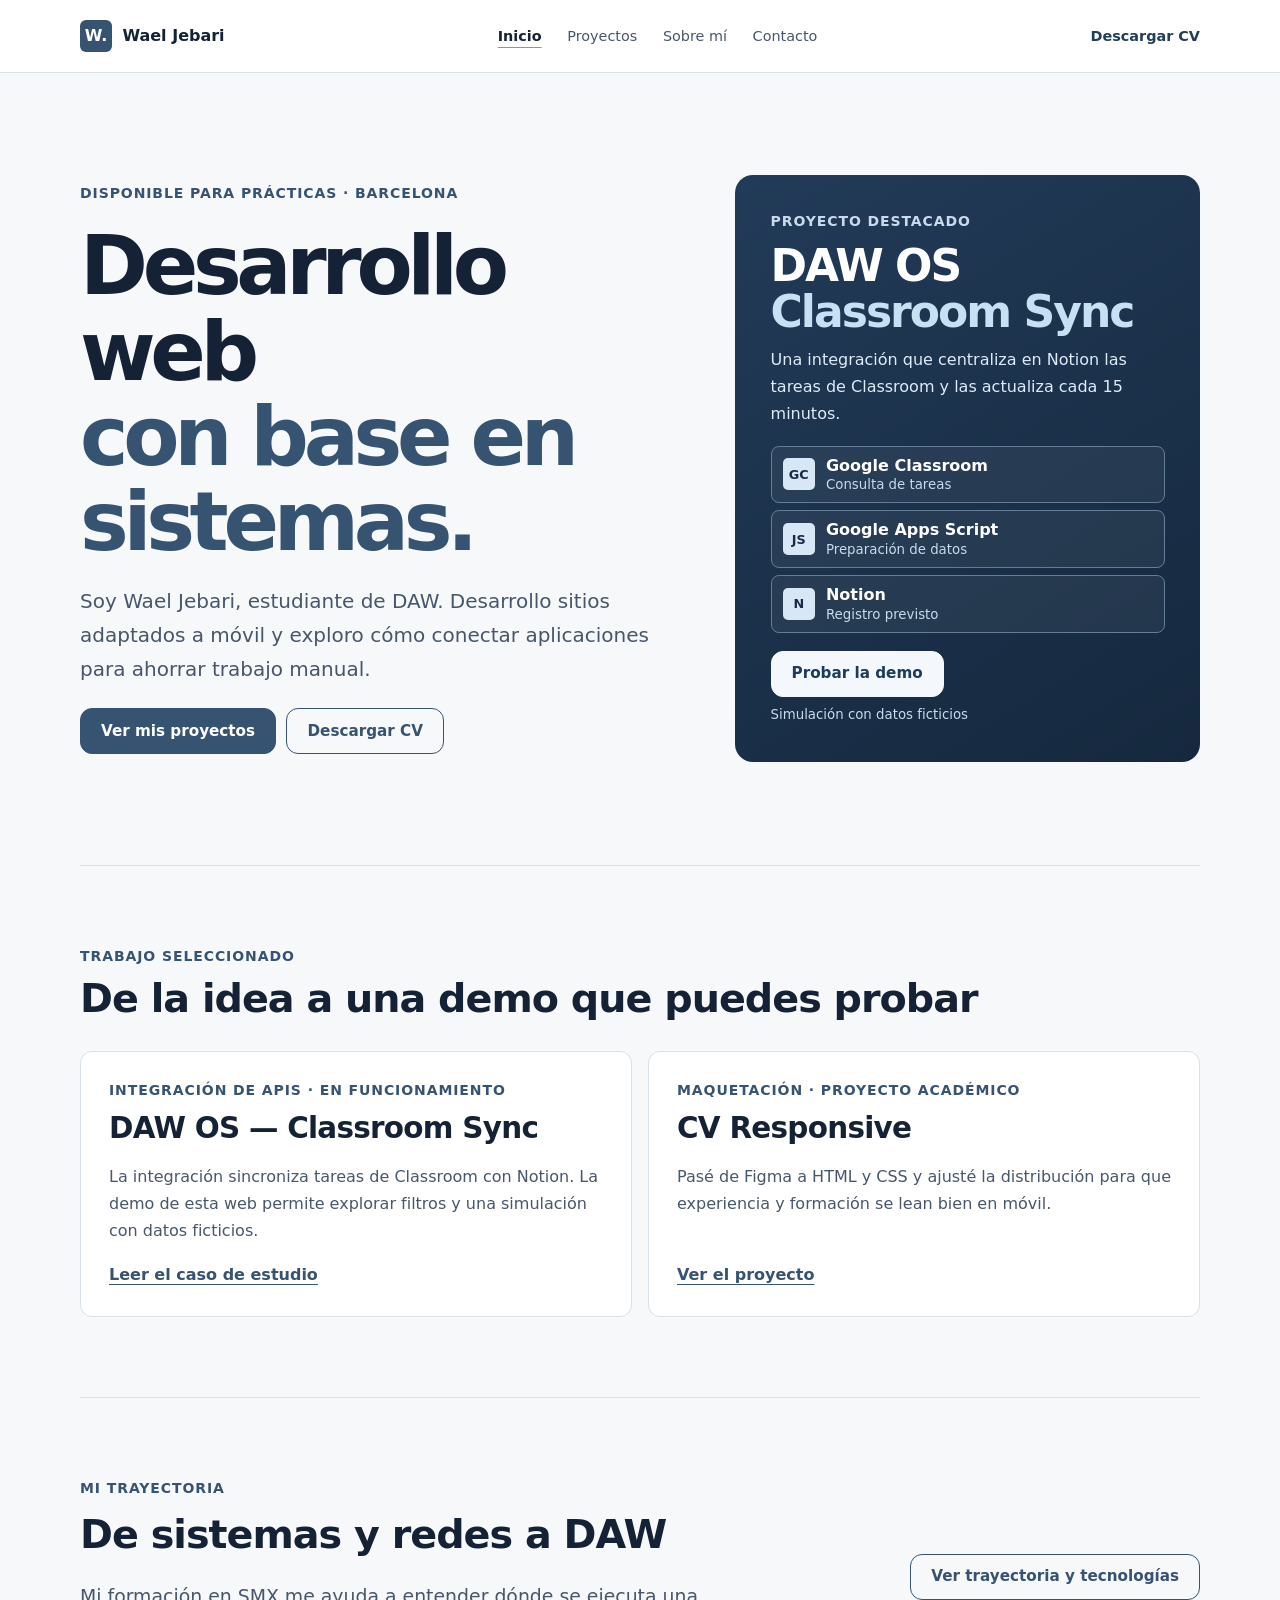
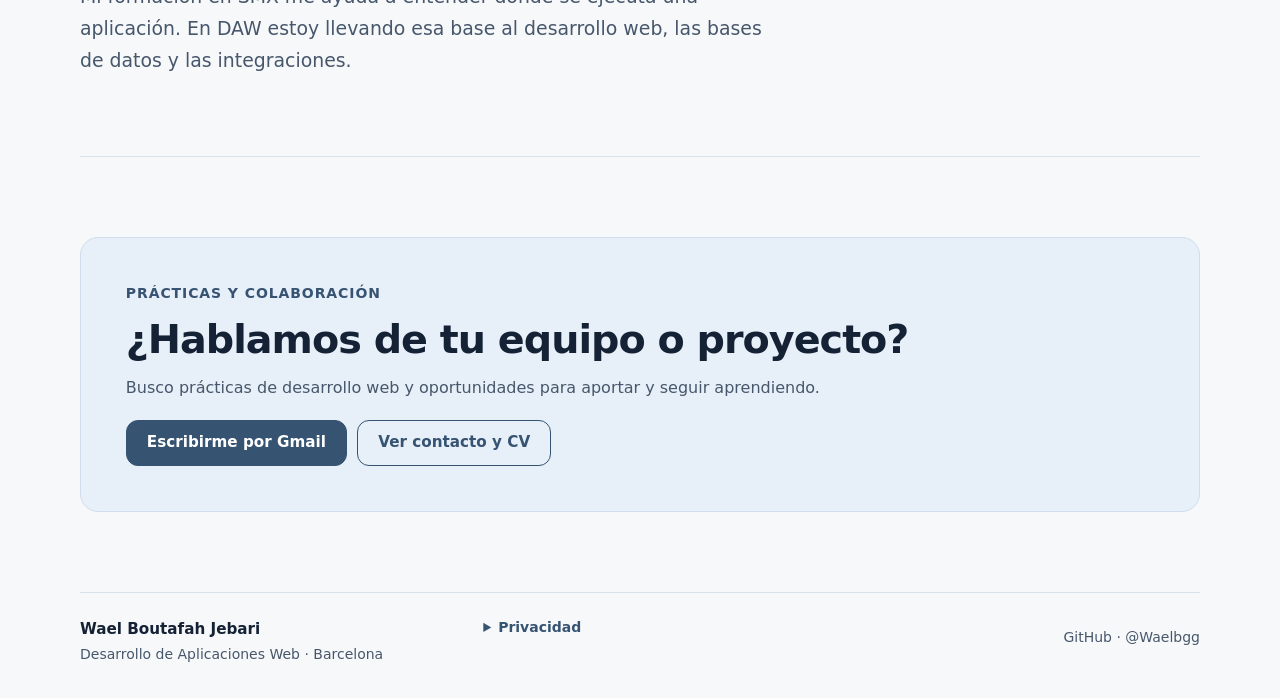
<file: index.html>
<!doctype html>
<html lang="es">
<head>
  <meta charset="utf-8">
  <meta name="viewport" content="width=device-width, initial-scale=1">
  <meta name="description" content="Portafolio de Wael Boutafah Jebari, estudiante de Desarrollo de Aplicaciones Web (DAW) en Barcelona. Proyectos web, integración de APIs y prácticas.">
  <meta name="theme-color" content="#f7f8fa">
  <title>Portafolio de desarrollo web · Wael Boutafah Jebari</title>
  <link rel="canonical" href="https://www.waeljebari.dev/">
  <link rel="stylesheet" href="./style.css">
  <link rel="stylesheet" href="./portfolio-pages.css">
</head>
<body>
  <a class="skip" href="#contenido">Saltar al contenido</a>
  <header class="top">
    <div class="wrap bar">
      <a class="brand" href="./"><span class="mark" aria-hidden="true">W.</span> Wael Jebari</a>
      <nav aria-label="Navegación principal"><a href="./" aria-current="page">Inicio</a><a href="./proyectos/">Proyectos</a><a href="./sobre-mi/">Sobre mí</a><a href="./contacto/">Contacto</a></nav>
      <a class="header-cv" href="./cv-wael-jebari.pdf?v=2" download>Descargar CV</a>
    </div>
  </header>
  <main id="contenido">

  <section class="wrap landing" id="inicio" aria-labelledby="titulo">
    <div class="landing-copy">
      <p class="eyebrow availability">Disponible para prácticas · Barcelona</p>
      <h1 id="titulo">Desarrollo web<br><em>con base en sistemas.</em></h1>
      <p class="intro">Soy Wael Jebari, estudiante de DAW. Desarrollo sitios adaptados a móvil y exploro cómo conectar aplicaciones para ahorrar trabajo manual.</p>
      <div class="actions">
        <a class="button primary" href="./proyectos/">Ver mis proyectos</a>
        <a class="button secondary" href="./cv-wael-jebari.pdf?v=2" download>Descargar CV</a>
      </div>
    </div>
    <article class="spotlight" aria-labelledby="spotlight-title">
      <p class="eyebrow">Proyecto destacado</p>
      <h2 id="spotlight-title">DAW OS<br><span>Classroom Sync</span></h2>
      <p>Una integración que centraliza en Notion las tareas de Classroom y las actualiza cada 15 minutos.</p>
      <ol class="spotlight-flow" aria-label="Arquitectura prevista">
        <li><span aria-hidden="true">GC</span><div><strong>Google Classroom</strong><small>Consulta de tareas</small></div></li>
        <li><span aria-hidden="true">JS</span><div><strong>Google Apps Script</strong><small>Preparación de datos</small></div></li>
        <li><span aria-hidden="true">N</span><div><strong>Notion</strong><small>Registro previsto</small></div></li>
      </ol>
      <a class="button spotlight-button" href="./daw-os/#daw-demo">Probar la demo</a>
      <small class="spotlight-note">Simulación con datos ficticios</small>
    </article>
  </section>

  <section class="section wrap" id="proyectos" aria-labelledby="trabajo-titulo">
    <div class="section-head"><p class="eyebrow">Trabajo seleccionado</p><h2 id="trabajo-titulo">De la idea a una demo que puedes probar</h2></div>
    <div class="listing">
      <article class="panel story-card" id="daw-os">
        <p class="eyebrow">Integración de APIs · En funcionamiento</p>
        <h3>DAW OS — Classroom Sync</h3>
        <p>La integración sincroniza tareas de Classroom con Notion. La demo de esta web permite explorar filtros y una simulación con datos ficticios.</p>
        <a class="text-link" href="./daw-os/">Leer el caso de estudio</a>
      </article>
      <article class="panel story-card" id="cv-responsive">
        <p class="eyebrow">Maquetación · Proyecto académico</p>
        <h3>CV Responsive</h3>
        <p>Pasé de Figma a HTML y CSS y ajusté la distribución para que experiencia y formación se lean bien en móvil.</p>
        <a class="text-link" href="./proyectos/#cv-responsive">Ver el proyecto</a>
      </article>
    </div>
  </section>

  <section class="section wrap route-section" id="perfil" aria-labelledby="perfil-titulo">
    <div>
      <p class="eyebrow">Mi trayectoria</p>
      <h2 id="perfil-titulo">De sistemas y redes a DAW</h2>
      <p class="intro">Mi formación en SMX me ayuda a entender dónde se ejecuta una aplicación. En DAW estoy llevando esa base al desarrollo web, las bases de datos y las integraciones.</p>
    </div>
    <a class="button secondary" href="./sobre-mi/">Ver trayectoria y tecnologías</a>
  </section>

  <section class="section wrap" id="colaborar" aria-labelledby="colaborar-titulo">
    <div class="contact-callout">
      <div><p class="eyebrow">Prácticas y colaboración</p><h2 id="colaborar-titulo">¿Hablamos de tu equipo o proyecto?</h2><p>Busco prácticas de desarrollo web y oportunidades para aportar y seguir aprendiendo.</p></div>
      <div class="actions">
        <a class="button primary" href="https://mail.google.com/mail/?view=cm&amp;fs=1&amp;to=waelboutafah2007%40gmail.com" target="_blank" rel="noopener noreferrer">Escribirme por Gmail</a>
        <a class="button secondary" href="./contacto/">Ver contacto y CV</a>
      </div>
    </div>
  </section>

  </main>
  <footer class="wrap foot">
    <div><strong>Wael Boutafah Jebari</strong><p>Desarrollo de Aplicaciones Web · Barcelona</p></div>
    <details class="privacy"><summary>Privacidad</summary><p>La demo DAW OS utiliza datos ficticios. La foto de perfil se carga desde GitHub. Los enlaces externos tienen sus propias políticas de privacidad.</p></details>
    <a href="https://github.com/Waelbgg" target="_blank" rel="noopener noreferrer">GitHub · @Waelbgg</a>
  </footer>
  <script src="./portfolio.js" defer></script>
<script src="./enlaces-inicio.js" defer></script>
</body>
</html>
</file>
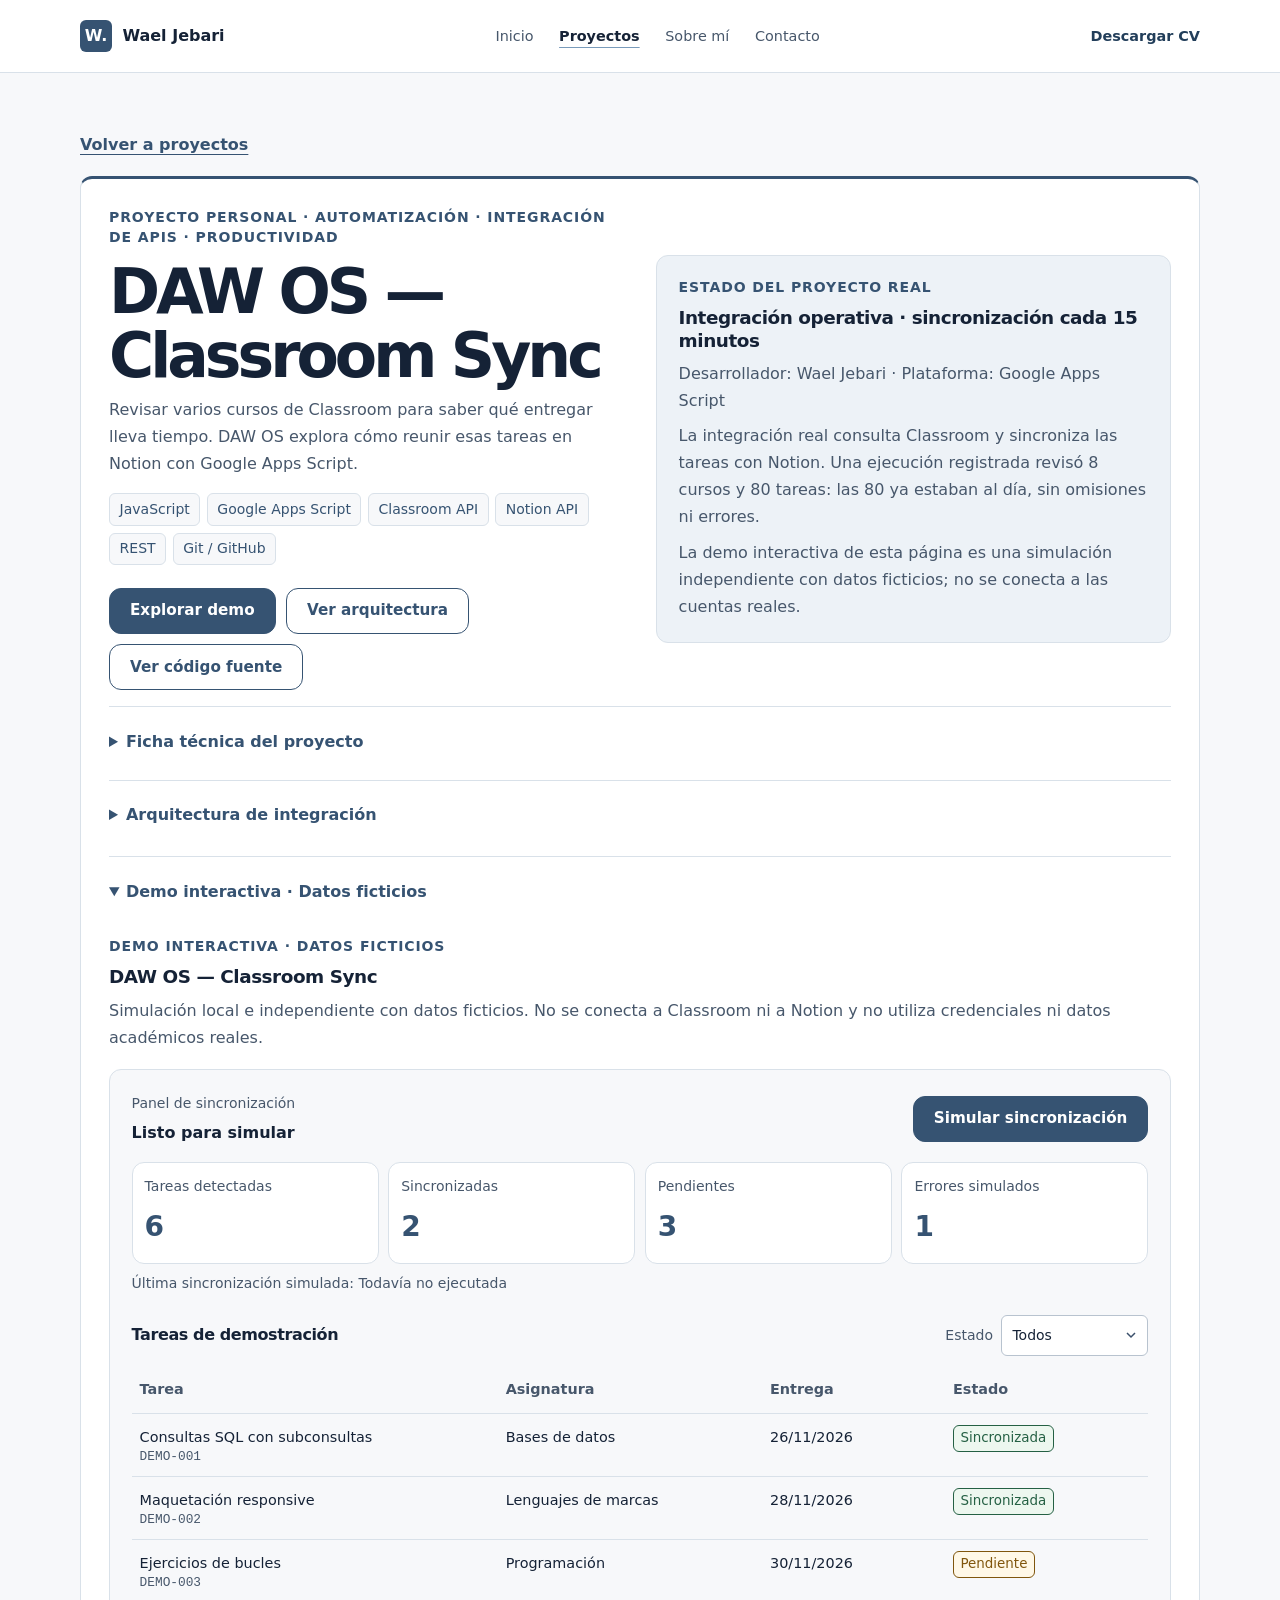
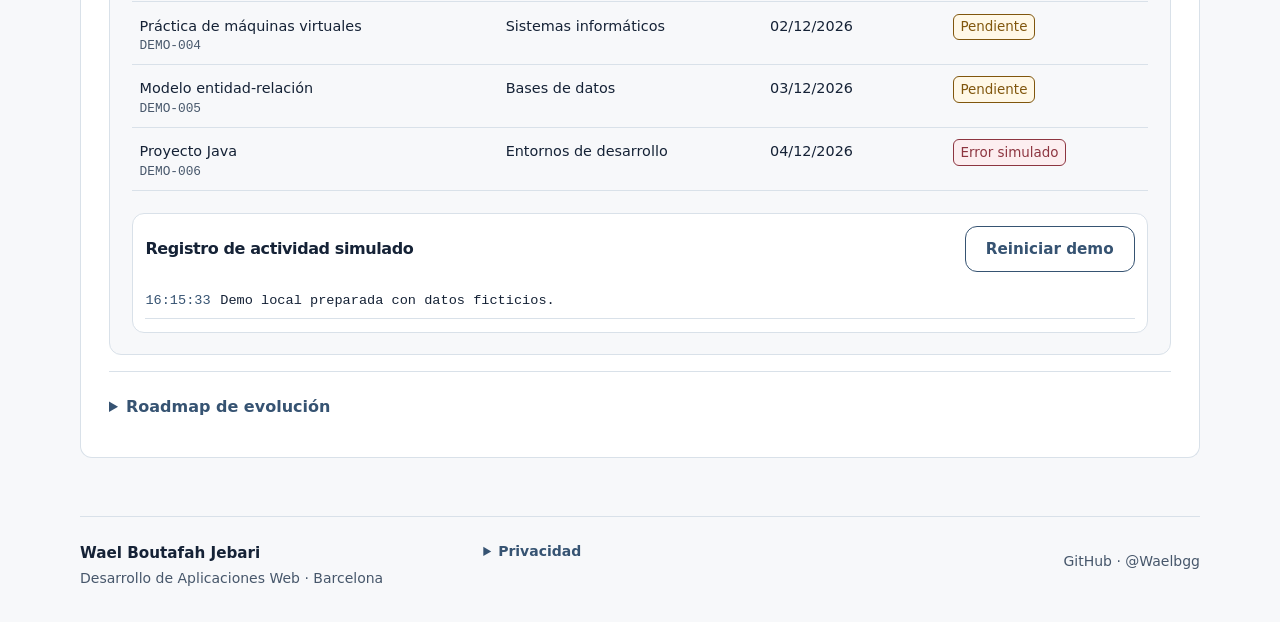
<file: daw-os/index.html>
<!doctype html>
<html lang="es">
<head>
  <meta charset="utf-8">
  <meta name="viewport" content="width=device-width, initial-scale=1">
  <meta name="description" content="Caso de estudio de DAW OS con arquitectura, ficha técnica y demo local con datos ficticios.">
  <meta name="theme-color" content="#f7f8fa">
  <title>DAW OS — Classroom Sync · Wael Boutafah Jebari</title>
  <link rel="canonical" href="https://waelbgg.github.io/daw-os">
  <link rel="stylesheet" href="../style.css">
  <link rel="stylesheet" href="../portfolio-pages.css">
</head>
<body>
  <a class="skip" href="#contenido">Saltar al contenido</a>
  <header class="top">
    <div class="wrap bar">
      <a class="brand" href="../"><span class="mark" aria-hidden="true">W.</span> Wael Jebari</a>
      <nav aria-label="Navegación principal"><a href="../">Inicio</a><a href="../proyectos/" aria-current="page">Proyectos</a><a href="../sobre-mi/">Sobre mí</a><a href="../contacto/">Contacto</a></nav>
      <a class="header-cv" href="../cv-wael-jebari.pdf?v=2" download>Descargar CV</a>
    </div>
  </header>
  <main id="contenido">
<div class="wrap case-layout"><a class="text-link back-link" href="../proyectos/">Volver a proyectos</a><article class="panel project-card daw" id="daw-os" aria-labelledby="daw-title">
  <div class="project-overview">
    <div>
      <p class="eyebrow">Proyecto personal · Automatización · Integración de APIs · Productividad</p>
      <h1 id="daw-title">DAW OS — Classroom Sync</h1>
      <p>Revisar varios cursos de Classroom para saber qué entregar lleva tiempo. DAW OS explora cómo reunir esas tareas en Notion con Google Apps Script.</p>
      <ul class="tags" aria-label="Tecnologías"><li>JavaScript</li><li>Google Apps Script</li><li>Classroom API</li><li>Notion API</li><li>REST</li><li>Git / GitHub</li></ul>
      <div class="actions"><a class="button primary" href="#daw-demo">Explorar demo</a><a class="button secondary" href="#daw-architecture">Ver arquitectura</a><a class="button secondary" href="https://github.com/Waelbgg/daw-os-classroom-sync" target="_blank" rel="noopener noreferrer">Ver código fuente</a></div>
    </div>
    <div class="daw-status">
      <p class="eyebrow">Estado del proyecto real</p>
      <h3>Integración operativa · sincronización cada 15 minutos</h3>
      <p>Desarrollador: Wael Jebari · Plataforma: Google Apps Script</p>
      <p>La integración real consulta Classroom y sincroniza las tareas con Notion. Una ejecución registrada revisó 8 cursos y 80 tareas: las 80 ya estaban al día, sin omisiones ni errores.</p>
      <p>La demo interactiva de esta página es una simulación independiente con datos ficticios; no se conecta a las cuentas reales.</p>
    </div>
  </div>
  <details class="project-details">
    <summary>Ficha técnica del proyecto</summary>
    <div class="project-notes">
      <section><h3>Problema</h3><p>Al bloquearse el calendario académico, revisar Classroom curso por curso se convirtió en una tarea manual y desordenada. Era fácil pasar por alto una entrega.</p></section>
      <section><h3>Solución implantada</h3><p>Google Apps Script consulta los cursos y tareas de Classroom y los sincroniza con «Tareas y entregas» en Notion. La vista centralizada permite revisar el conjunto desde el móvil y se actualiza cada 15 minutos.</p></section>
      <section><h3>Consulta y diagnóstico trabajados</h3><p><code>comprobarClassroom()</code> y <code>listarTareas()</code>: comprobar acceso, consultar cursos y recuperar títulos, fechas e identificadores.</p><p><code>probarNotion()</code>, <code>diagnosticoNotion()</code>, <code>comprobarPropiedades()</code>, <code>pruebaGuardado()</code> y <code>guardarTokenNotion()</code>: configuración, conexión, diagnóstico y pruebas de almacenamiento.</p></section>
      <section><h3>Sincronización y automatización</h3><p><code>sincronizarClassroomConNotion()</code> consulta los cursos, revisa las tareas y contrasta sus datos con Notion. Los IDs de Classroom permiten reconocer registros existentes y prevenir duplicados. <code>instalarTriggerSincronizacion()</code> configura el ciclo periódico de 15 minutos.</p></section>
      <section><h3>APIs, configuración y datos</h3><p>Classroom API proporciona cursos, tareas y estados de entrega visibles para la cuenta. Notion API REST permite consultar y mantener los registros. PropertiesService guarda el token fuera del código y UrlFetchApp realiza las peticiones HTTP.</p></section>
      <section><h3>Estado y límites de la validación</h3><p>Una ejecución real completó la revisión de 8 cursos y 80 tareas: 0 creadas, 0 actualizadas, 80 sin cambios y 0 omitidas. Esto valida consulta, comparación y detección de tareas ya sincronizadas en ese conjunto. Al no haber cambios detectados, ese ciclo no ejercitó creación ni actualización.</p></section>
      <section><h3>Decisiones técnicas</h3><p>Integración desacoplada, IDs externos, prevención de duplicados y actualización en lugar de creación repetida. Configuración sensible fuera de la lógica principal y funciones de diagnóstico para permisos, configuración y comunicación.</p></section>
      <section><h3>Aprendizajes y valor profesional</h3><p>JavaScript aplicado a sistemas, automatización, consumo de APIs REST, autenticación por tokens, comunicación HTTP, gestión de errores, procesamiento de datos, bases de datos, arquitectura, documentación y Git. Experiencia práctica abordando una necesidad real mediante integración de plataformas.</p></section>
    </div>
  </details>
  <details class="project-details daw-expand" id="architecture-details"><summary>Arquitectura de integración</summary>
  <section class="daw-section" id="daw-architecture" aria-labelledby="daw-arch-title">
    <p class="eyebrow">Arquitectura de integración · En funcionamiento</p>
    <h4 id="daw-arch-title">Flujo de datos</h3>
    <ol class="daw-flow">
      <li><span class="daw-icon">GC</span><strong>Google Classroom</strong><small>Cursos, tareas, fechas e IDs</small></li>
      <li><span class="daw-icon">JS</span><strong>Google Apps Script</strong><small>Consulta, comparación y control de duplicados</small></li>
      <li><span class="daw-icon">API</span><strong>Notion API</strong><small>REST · consulta y sincronización</small></li>
      <li><span class="daw-icon">DB</span><strong>Tareas y entregas</strong><small>Base de datos de Notion</small></li>
    </ol>
    <p>El activador ejecuta la sincronización cada 15 minutos. La arquitectura puede ampliarse a otros servicios en el futuro; actualmente conecta Classroom con Notion.</p>
  </section></details>
  <details class="project-details daw-expand" id="demo-details" open><summary>Demo interactiva · Datos ficticios</summary>
  <section class="daw-section" id="daw-demo" aria-labelledby="daw-demo-title">
    <p class="eyebrow">Demo interactiva · Datos ficticios</p>
    <h4 id="daw-demo-title">DAW OS — Classroom Sync</h3>
    <p>Simulación local e independiente con datos ficticios. No se conecta a Classroom ni a Notion y no utiliza credenciales ni datos académicos reales.</p>
    <div class="daw-dashboard">
      <div class="daw-toolbar"><div><span class="daw-label">Panel de sincronización</span><strong id="daw-process" role="status">Listo para simular</strong></div><button class="button primary" id="daw-sync" type="button">Simular sincronización</button></div>
      <div class="daw-stats">
        <div><span>Tareas detectadas</span><strong id="daw-total">6</strong></div>
        <div><span>Sincronizadas</span><strong id="daw-synced">2</strong></div>
        <div><span>Pendientes</span><strong id="daw-pending">3</strong></div>
        <div><span>Errores simulados</span><strong id="daw-errors">1</strong></div>
      </div>
      <p class="daw-last">Última sincronización simulada: <span id="daw-last">Todavía no ejecutada</span></p>
      <div class="daw-toolbar daw-filter"><h5>Tareas de demostración</h5><label for="daw-filter">Estado <select id="daw-filter"><option value="all">Todos</option><option value="synced">Sincronizadas</option><option value="pending">Pendientes</option><option value="error">Error simulado</option></select></label></div>
      <div class="daw-table-wrap"><table class="daw-table"><thead><tr><th scope="col">Tarea</th><th scope="col">Asignatura</th><th scope="col">Entrega</th><th scope="col">Estado</th></tr></thead><tbody id="daw-tasks"></tbody></table></div>
      <div class="daw-activity"><div class="daw-toolbar"><h5>Registro de actividad simulado</h5><button type="button" class="button secondary" id="daw-reset">Reiniciar demo</button></div><ol id="daw-log" aria-live="polite" aria-relevant="additions"></ol></div>
      <noscript><p>La demostración requiere JavaScript para funcionar.</p></noscript>
    </div>
  </section></details>
  <details class="project-details">
    <summary>Roadmap de evolución</summary>
    <ol class="timeline daw-roadmap">
      <li><span>Fase 1 · Consolidación</span><p>Revisar código, permisos y scopes; validar Classroom, autenticación con Notion y estructura de base de datos.</p></li>
      <li><span>Fase 2 · Sincronización funcional</span><p>Implementar y validar creación y actualización de registros, prevención de duplicados y gestión de errores de API.</p></li>
      <li><span>Fase 3 · Automatización</span><p>Instalar triggers, definir frecuencia, mejorar logs y diagnósticos y controlar fallos.</p></li>
      <li><span>Fase 4 · Gestión avanzada</span><p>StudentSubmissions y estados de entrega; gestionar cambios, tareas eliminadas o despublicadas y preservar propiedades editadas manualmente cuando corresponda.</p></li>
      <li><span>Fase 5 · Evolución</span><p>Mejorar arquitectura, incorporar integraciones, crear interfaz de gestión y explorar una aplicación web más independiente de Apps Script.</p></li>
    </ol>
  </details>
</article></div>
  </main>
  <footer class="wrap foot">
    <div><strong>Wael Boutafah Jebari</strong><p>Desarrollo de Aplicaciones Web · Barcelona</p></div>
    <details class="privacy"><summary>Privacidad</summary><p>La demo DAW OS utiliza datos ficticios. La foto de perfil se carga desde GitHub. Los enlaces externos tienen sus propias políticas de privacidad.</p></details>
    <a href="https://github.com/Waelbgg" target="_blank" rel="noopener noreferrer">GitHub · @Waelbgg</a>
  </footer>
  <script src="../daw-demo.js" defer></script>
<script src="../portfolio.js" defer></script>
</body>
</html>
</file>
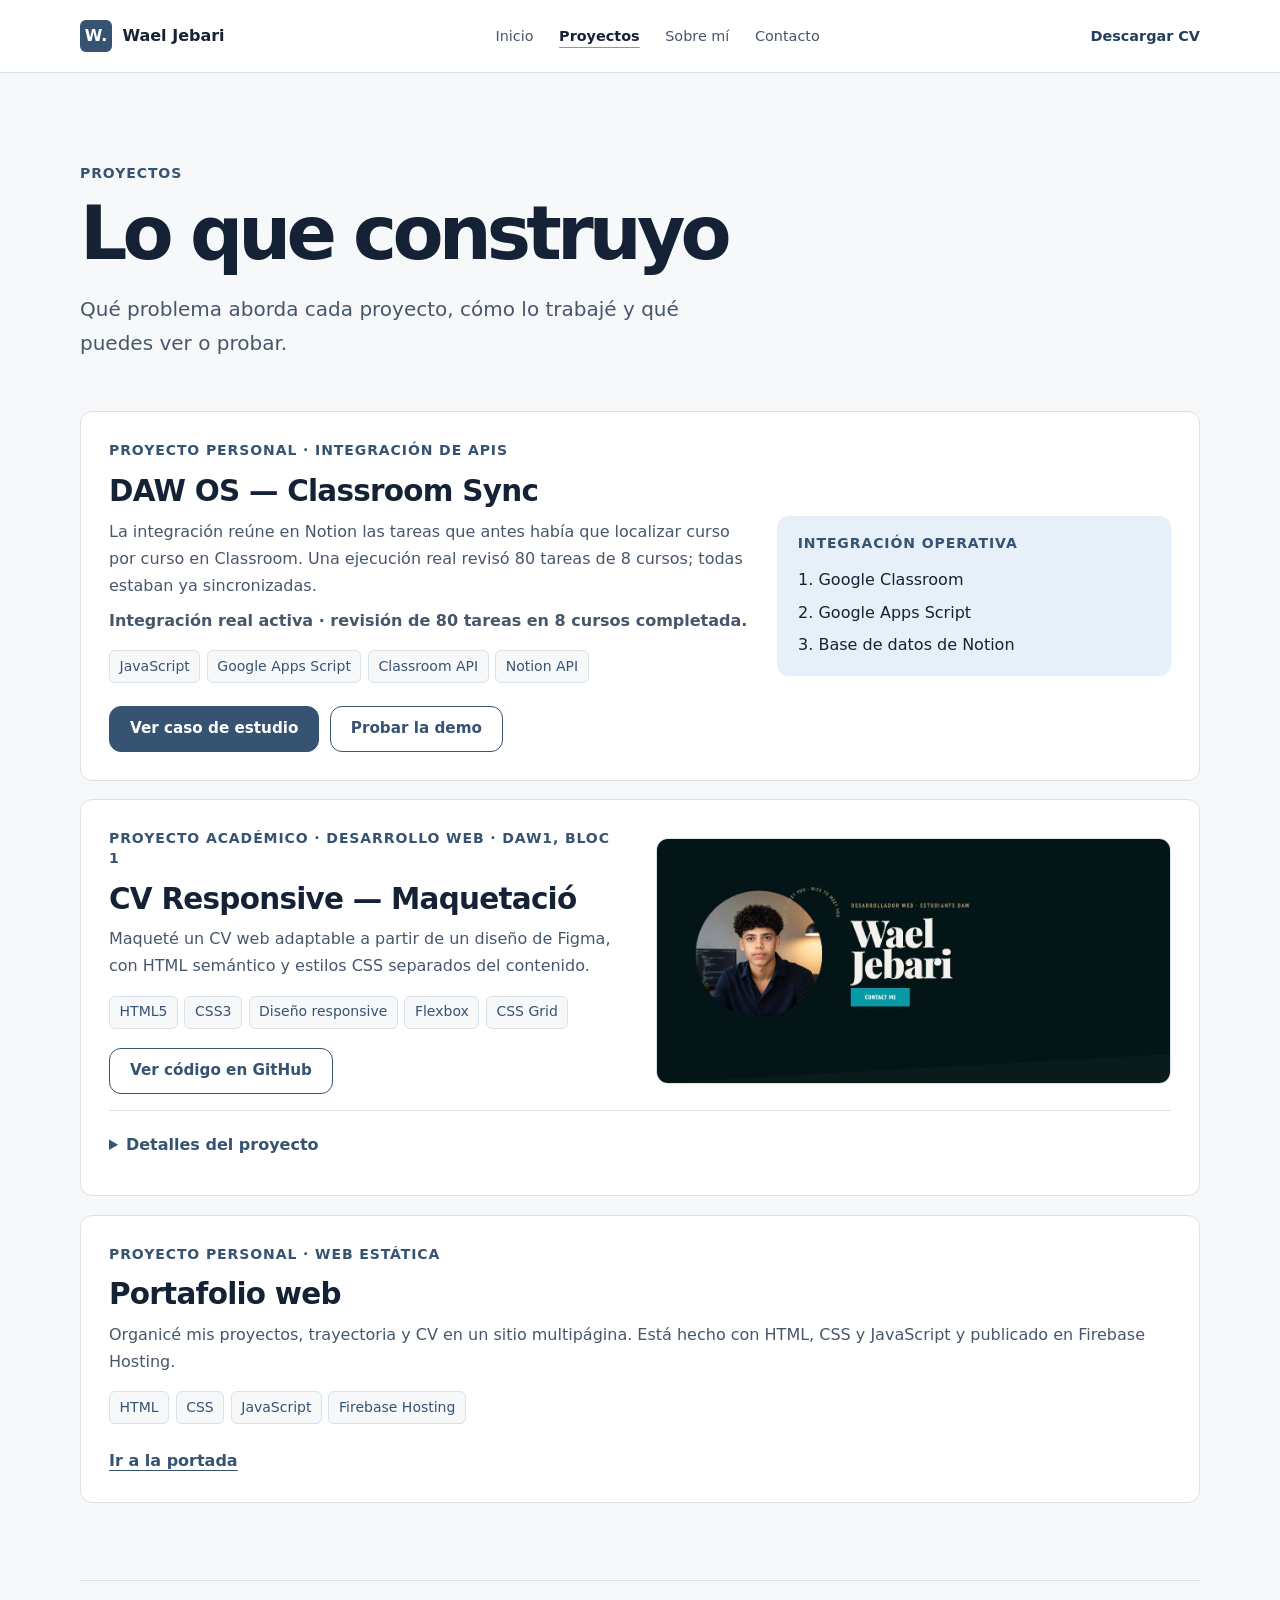
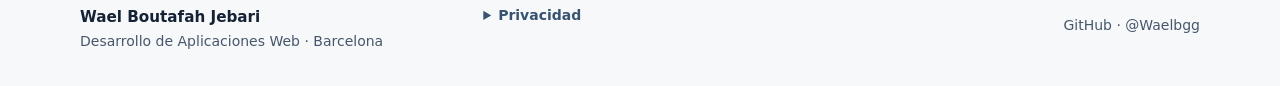
<file: proyectos/index.html>
<!doctype html>
<html lang="es">
<head>
  <meta charset="utf-8">
  <meta name="viewport" content="width=device-width, initial-scale=1">
  <meta name="description" content="Proyectos de Wael Jebari en desarrollo web, maquetación e integración de APIs.">
  <meta name="theme-color" content="#f7f8fa">
  <title>Proyectos · Wael Boutafah Jebari</title>
  <link rel="canonical" href="https://waelbgg.github.io/proyectos">
  <link rel="stylesheet" href="../style.css">
  <link rel="stylesheet" href="../portfolio-pages.css">
</head>
<body>
  <a class="skip" href="#contenido">Saltar al contenido</a>
  <header class="top">
    <div class="wrap bar">
      <a class="brand" href="../"><span class="mark" aria-hidden="true">W.</span> Wael Jebari</a>
      <nav aria-label="Navegación principal"><a href="../">Inicio</a><a href="../proyectos/" aria-current="page">Proyectos</a><a href="../sobre-mi/">Sobre mí</a><a href="../contacto/">Contacto</a></nav>
      <a class="header-cv" href="../cv-wael-jebari.pdf?v=2" download>Descargar CV</a>
    </div>
  </header>
  <main id="contenido">

  <header class="wrap inner-intro">
    <p class="eyebrow">Proyectos</p>
    <h1>Lo que construyo</h1>
    <p class="intro">Qué problema aborda cada proyecto, cómo lo trabajé y qué puedes ver o probar.</p>
  </header>
  <div class="wrap project-list">
    <article class="panel project-card project-feature" aria-labelledby="case-feature-title">
      <div>
        <p class="eyebrow">Proyecto personal · Integración de APIs</p>
        <h2 id="case-feature-title">DAW OS — Classroom Sync</h2>
        <p>La integración reúne en Notion las tareas que antes había que localizar curso por curso en Classroom. Una ejecución real revisó 80 tareas de 8 cursos; todas estaban ya sincronizadas.</p>
        <p class="project-fact">Integración real activa · revisión de 80 tareas en 8 cursos completada.</p>
        <ul class="tags" aria-label="Tecnologías"><li>JavaScript</li><li>Google Apps Script</li><li>Classroom API</li><li>Notion API</li></ul>
        <div class="actions"><a class="button primary" href="../daw-os/">Ver caso de estudio</a><a class="button secondary" href="../daw-os/#daw-demo">Probar la demo</a></div>
      </div>
      <div class="project-diagram">
        <p class="eyebrow">Integración operativa</p>
        <ol><li>Google Classroom</li><li>Google Apps Script</li><li>Base de datos de Notion</li></ol>
      </div>
    </article>
    <article class="panel project-card" id="cv-responsive" aria-labelledby="cv-responsive-title">
  <div class="project-overview">
    <div>
      <p class="eyebrow">Proyecto académico · Desarrollo web · DAW1, Bloc 1</p>
      <h2 id="cv-responsive-title">CV Responsive — Maquetació</h2>
      <p>Maqueté un CV web adaptable a partir de un diseño de Figma, con HTML semántico y estilos CSS separados del contenido.</p>
      <ul class="tags" aria-label="Tecnologías">
        <li>HTML5</li><li>CSS3</li><li>Diseño responsive</li><li>Flexbox</li><li>CSS Grid</li>
      </ul>
      <a class="button secondary project-link" href="https://github.com/Waelbgg/Projecte-1-Maquetacio-web/tree/Waelbgg-patch-1-CV" target="_blank" rel="noopener noreferrer">Ver código en GitHub</a>
    </div>
    <img class="project-preview" src="../cv-responsive.jpg" width="1217" height="580" loading="lazy" alt="Cabecera del CV maquetado, con el retrato y el nombre dispuestos en dos columnas sobre un fondo verde oscuro">
  </div>
  <details class="project-details">
    <summary>Detalles del proyecto</summary>
    <div class="project-notes">
      <section>
        <h3>Objetivo</h3>
        <p>Trasladar el diseño de Figma a una página web y adaptar la composición a distintos tamaños de pantalla.</p>
      </section>
      <section>
        <h3>Desarrollo</h3>
        <p>Organicé el CV en secciones semánticas de presentación, experiencia y formación. Dejé el contenido en <code>index.html</code> y los estilos en <code>style.css</code>.</p>
      </section>
      <section>
        <h3>Tecnologías</h3>
        <p>Utilicé Flexbox para alinear elementos y CSS Grid para distribuir el contenido en columnas. Las consultas de medios ajustan la composición en tablet y escritorio.</p>
      </section>
      <section>
        <h3>Aprendizajes</h3>
        <p>Practiqué cómo traducir la jerarquía visual de una maqueta a HTML, separar contenido y presentación y reorganizar los bloques para que el CV se lea bien en pantallas estrechas.</p>
      </section>
    </div>
  </details>
</article>
    <article class="panel project-card" id="portafolio-web" aria-labelledby="portfolio-project-title">
      <p class="eyebrow">Proyecto personal · Web estática</p>
      <h2 id="portfolio-project-title">Portafolio web</h2>
      <p>Organicé mis proyectos, trayectoria y CV en un sitio multipágina. Está hecho con HTML, CSS y JavaScript y publicado en Firebase Hosting.</p>
      <ul class="tags" aria-label="Tecnologías"><li>HTML</li><li>CSS</li><li>JavaScript</li><li>Firebase Hosting</li></ul>
      <div class="actions"><a class="text-link" href="../">Ir a la portada</a></div>
    </article>
  </div>

  </main>
  <footer class="wrap foot">
    <div><strong>Wael Boutafah Jebari</strong><p>Desarrollo de Aplicaciones Web · Barcelona</p></div>
    <details class="privacy"><summary>Privacidad</summary><p>La demo DAW OS utiliza datos ficticios. La foto de perfil se carga desde GitHub. Los enlaces externos tienen sus propias políticas de privacidad.</p></details>
    <a href="https://github.com/Waelbgg" target="_blank" rel="noopener noreferrer">GitHub · @Waelbgg</a>
  </footer>
  <script src="../portfolio.js" defer></script>
</body>
</html>
</file>
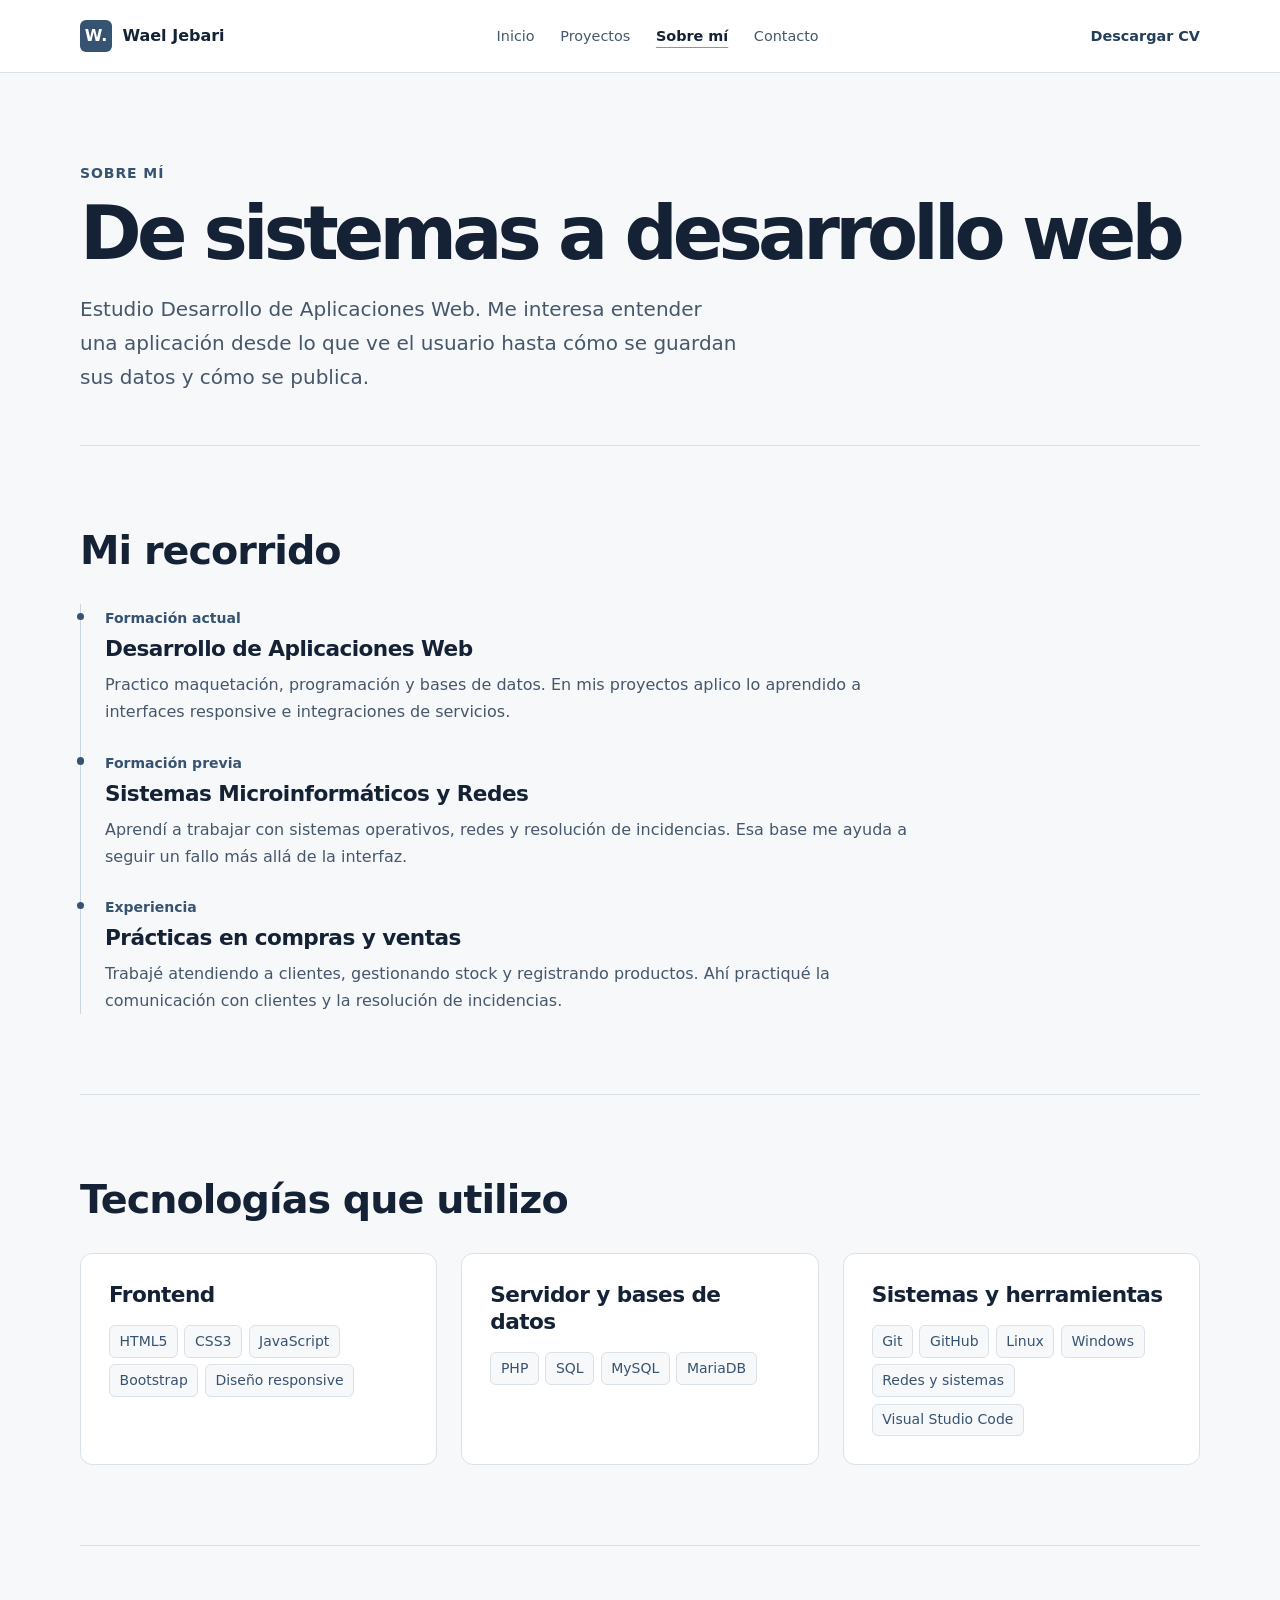
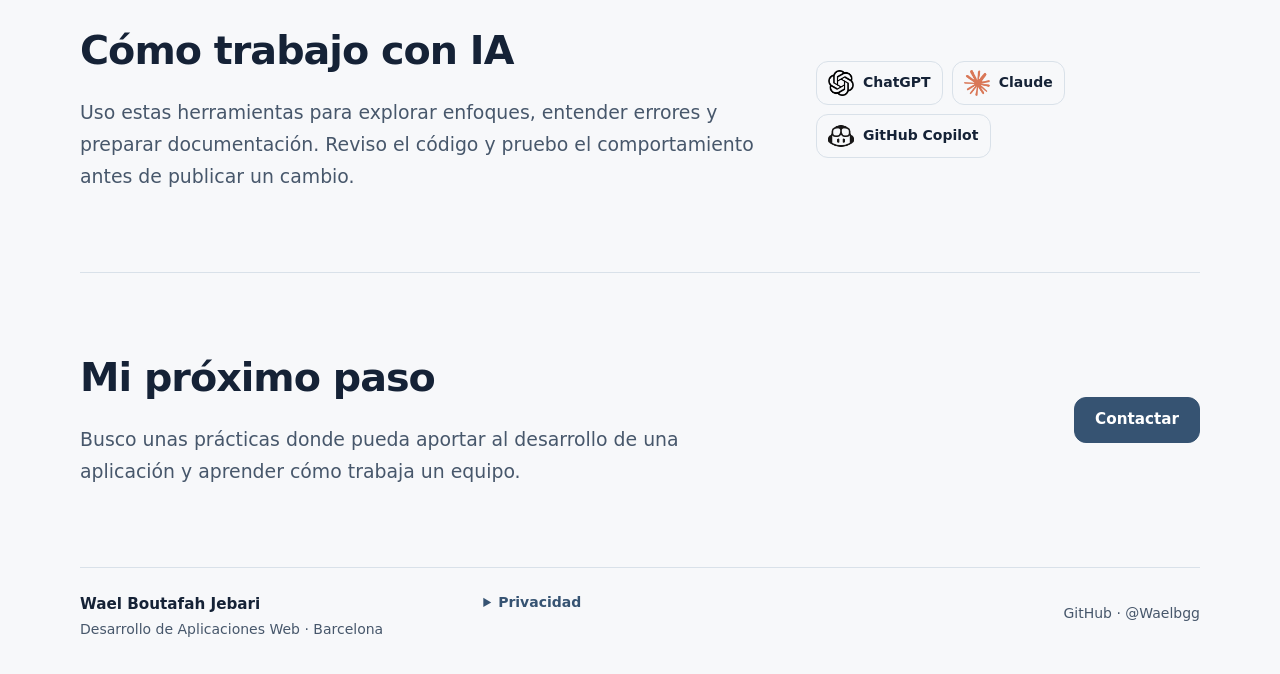
<file: sobre-mi/index.html>
<!doctype html>
<html lang="es">
<head>
  <meta charset="utf-8">
  <meta name="viewport" content="width=device-width, initial-scale=1">
  <meta name="description" content="Trayectoria, tecnologías y forma de trabajar de Wael Jebari, estudiante de DAW.">
  <meta name="theme-color" content="#f7f8fa">
  <title>Sobre mí · Wael Boutafah Jebari</title>
  <link rel="canonical" href="https://waelbgg.github.io/sobre-mi">
  <link rel="stylesheet" href="../style.css">
  <link rel="stylesheet" href="../portfolio-pages.css">
</head>
<body>
  <a class="skip" href="#contenido">Saltar al contenido</a>
  <header class="top">
    <div class="wrap bar">
      <a class="brand" href="../"><span class="mark" aria-hidden="true">W.</span> Wael Jebari</a>
      <nav aria-label="Navegación principal"><a href="../">Inicio</a><a href="../proyectos/">Proyectos</a><a href="../sobre-mi/" aria-current="page">Sobre mí</a><a href="../contacto/">Contacto</a></nav>
      <a class="header-cv" href="../cv-wael-jebari.pdf?v=2" download>Descargar CV</a>
    </div>
  </header>
  <main id="contenido">

  <header class="wrap inner-intro">
    <p class="eyebrow">Sobre mí</p>
    <h1>De sistemas a desarrollo web</h1>
    <p class="intro">Estudio Desarrollo de Aplicaciones Web. Me interesa entender una aplicación desde lo que ve el usuario hasta cómo se guardan sus datos y cómo se publica.</p>
  </header>
  <section class="section wrap" aria-labelledby="recorrido-titulo">
    <div class="section-head"><h2 id="recorrido-titulo">Mi recorrido</h2></div>
    <ol class="timeline route-timeline">
      <li><span>Formación actual</span><h3>Desarrollo de Aplicaciones Web</h3><p>Practico maquetación, programación y bases de datos. En mis proyectos aplico lo aprendido a interfaces responsive e integraciones de servicios.</p></li>
      <li><span>Formación previa</span><h3>Sistemas Microinformáticos y Redes</h3><p>Aprendí a trabajar con sistemas operativos, redes y resolución de incidencias. Esa base me ayuda a seguir un fallo más allá de la interfaz.</p></li>
      <li><span>Experiencia</span><h3>Prácticas en compras y ventas</h3><p>Trabajé atendiendo a clientes, gestionando stock y registrando productos. Ahí practiqué la comunicación con clientes y la resolución de incidencias.</p></li>
    </ol>
  </section>
  <section class="section wrap" id="tecnologias" aria-labelledby="tecnologias-titulo">
    <div class="section-head"><h2 id="tecnologias-titulo">Tecnologías que utilizo</h2></div>
    <div class="grid">
<article class="panel"><h3>Frontend</h3><ul class="tags"><li>HTML5</li><li>CSS3</li><li>JavaScript</li><li>Bootstrap</li><li>Diseño responsive</li></ul></article>
<article class="panel"><h3>Servidor y bases de datos</h3><ul class="tags"><li>PHP</li><li>SQL</li><li>MySQL</li><li>MariaDB</li></ul></article>
<article class="panel"><h3>Sistemas y herramientas</h3><ul class="tags"><li>Git</li><li>GitHub</li><li>Linux</li><li>Windows</li><li>Redes y sistemas</li><li>Visual Studio Code</li></ul></article>
</div>
  </section>
  <section class="section wrap route-section" id="como-trabajo" aria-labelledby="trabajo-titulo">
    <div>
      <h2 id="trabajo-titulo">Cómo trabajo con IA</h2>
      <p class="intro">Uso estas herramientas para explorar enfoques, entender errores y preparar documentación. Reviso el código y pruebo el comportamiento antes de publicar un cambio.</p>
    </div>
    <ul class="ai-tools" aria-label="Herramientas de inteligencia artificial"><li><img src="../logo-chatgpt.png" width="32" height="32" alt="" loading="lazy"><span>ChatGPT</span></li><li><img src="../logo-claude.png" width="32" height="32" alt="" loading="lazy"><span>Claude</span></li><li><img src="../logo-copilot.png" width="32" height="32" alt="" loading="lazy"><span>GitHub Copilot</span></li></ul>
  </section>
  <section class="section wrap route-section" aria-labelledby="equipo-titulo">
    <div><h2 id="equipo-titulo">Mi próximo paso</h2><p class="intro">Busco unas prácticas donde pueda aportar al desarrollo de una aplicación y aprender cómo trabaja un equipo.</p></div>
    <a class="button primary" href="../contacto/">Contactar</a>
  </section>

  </main>
  <footer class="wrap foot">
    <div><strong>Wael Boutafah Jebari</strong><p>Desarrollo de Aplicaciones Web · Barcelona</p></div>
    <details class="privacy"><summary>Privacidad</summary><p>La demo DAW OS utiliza datos ficticios. La foto de perfil se carga desde GitHub. Los enlaces externos tienen sus propias políticas de privacidad.</p></details>
    <a href="https://github.com/Waelbgg" target="_blank" rel="noopener noreferrer">GitHub · @Waelbgg</a>
  </footer>
  <script src="../portfolio.js" defer></script>
</body>
</html>
</file>
<file: style.css>
:root{color-scheme:light;--bg:#fafafa;--surface:#fff;--soft:#f1f5f9;--line:#e2e8f0;--fg:#1f2937;--muted:#596779;--accent:#3b506b;--accent-dark:#293c53;--sans:system-ui,-apple-system,"Segoe UI",sans-serif;--mono:ui-monospace,"Cascadia Code",monospace;--radius:8px}
*{box-sizing:border-box}
html{scroll-behavior:smooth;scroll-padding-top:6rem}
body{margin:0;background:var(--bg);color:var(--fg);font:1rem/1.7 var(--sans)}
a{color:inherit;text-decoration:none}
button,select{font:inherit}
:focus-visible{outline:2px solid var(--accent);outline-offset:4px}
h1,h2,h3,h4,h5,p,figure,dl,dd{margin:0}
h1,h2,h3,h4,h5{line-height:1.25;letter-spacing:-.025em}
.wrap{width:min(1120px,calc(100% - 3rem));margin-inline:auto}
.top{position:sticky;top:0;z-index:5;background:var(--bg);border-bottom:1px solid var(--line)}
.bar,.foot{display:flex;align-items:center;justify-content:space-between;gap:1.5rem;padding-block:1rem}
.brand{display:flex;align-items:center;gap:.65rem;font-weight:750;white-space:nowrap}
.mark{display:grid;place-items:center;width:2rem;height:2rem;background:var(--accent);color:#fff;border-radius:6px;font-weight:750}
nav{display:flex;flex-wrap:wrap;gap:clamp(.6rem,2.8vw,1.8rem);font-size:.9rem;color:var(--muted)}
nav a,.foot a{transition:color .25s ease}
nav a:hover,.foot a:hover{color:var(--accent-dark);text-decoration:underline;text-underline-offset:.3em}
.skip{position:fixed;z-index:10;top:.5rem;left:1rem;transform:translateY(-200%);background:var(--surface);padding:.5rem}
.skip:focus{transform:none}
.hero{display:grid;grid-template-columns:minmax(0,1.6fr) minmax(0,1fr);align-items:center;gap:clamp(2rem,6vw,5rem);padding-block:clamp(4rem,10vw,7rem)}
.eyebrow{font-size:.875rem;font-weight:650;color:var(--accent);letter-spacing:.045em;line-height:1.45;margin-bottom:.75rem}
h1{font-size:clamp(2.65rem,6.7vw,5.05rem);line-height:1.04;letter-spacing:-.065em;font-weight:730}
h1 em{font-style:normal;color:var(--accent);display:block}
.intro{font-size:clamp(1.05rem,1.6vw,1.18rem);color:var(--muted);max-width:57ch;margin-top:1.25rem}
.actions{display:flex;flex-wrap:wrap;gap:.65rem;margin-top:1.4rem}
.button{display:inline-flex;align-items:center;justify-content:center;min-height:46px;padding:.65rem 1.25rem;border-radius:var(--radius);font-weight:600;font-size:.95rem;line-height:1.4;border:1px solid var(--accent);text-align:center;cursor:pointer;transition:background-color .25s ease,border-color .25s ease,color .25s ease}
.primary{background:var(--accent);color:#fff}.primary:hover{background:var(--accent-dark);border-color:var(--accent-dark)}
.secondary{background:transparent;color:var(--accent)}.secondary:hover{background:var(--soft)}
.button:disabled{opacity:.6;cursor:wait}
.hero-note{padding:1.5rem 0 1.5rem 1.75rem;border-left:1px solid var(--line)}
.editorial{font-family:Georgia,"Times New Roman",serif;font-size:clamp(1.4rem,2.5vw,2rem);line-height:1.35;letter-spacing:-.035em}
.hero-note dl{margin-top:1.6rem}
.hero-note dl div{padding:.65rem 0;border-bottom:1px solid var(--line);display:grid;grid-template-columns:1fr;gap:.2rem}
.hero-note dt{font-size:.875rem;color:var(--muted)}.hero-note dd{font-weight:600}
.section{border-top:1px solid var(--line);padding-block:clamp(3rem,7vw,5rem)}
.section-head{margin-bottom:1.75rem}
.section-head .eyebrow{margin-bottom:.5rem}
.section-head>p:not(.eyebrow){color:var(--muted);margin-top:.65rem;max-width:65ch}
h2{font-size:clamp(2rem,4.2vw,3.1rem);font-weight:700}
h3{font-size:1.35rem}
.profile{display:grid;grid-template-columns:minmax(0,1fr) minmax(0,1.2fr);gap:clamp(1.5rem,8vw,6rem)}
.lede{color:var(--muted);font-size:1.18rem;max-width:40ch}
.timeline{list-style:none;border-left:1px solid #cbd5e1;padding:0 0 0 1.5rem;margin:0}
.timeline li{position:relative;margin-bottom:1.45rem}.timeline li:last-child{margin-bottom:0}
.timeline li::before{content:"";position:absolute;left:-1.75rem;top:.55rem;width:.45rem;height:.45rem;border-radius:50%;background:var(--accent)}
.timeline span{color:var(--accent);font-size:.875rem;font-weight:650}.timeline h3{margin-top:.3rem}
.timeline p,.panel p:not(.eyebrow){margin-top:.5rem;color:var(--muted)}
.grid,.work{display:grid;gap:1.5rem}.grid{grid-template-columns:repeat(3,minmax(0,1fr))}.work{grid-template-columns:repeat(2,minmax(0,1fr))}
.panel,.collaborate{min-width:0;background:var(--surface);border:1px solid var(--line);border-radius:var(--radius);padding:clamp(1rem,3vw,1.75rem)}
.work>.panel{transition:border-color .25s ease}
.work>.panel:hover{border-color:#aab8c8}
.tags{display:flex;flex-wrap:wrap;gap:.4rem;list-style:none;padding:0;margin:1rem 0 0}
.tags li{border:1px solid var(--line);border-radius:6px;padding:.22rem .6rem;color:var(--accent);font-size:.875rem;background:var(--bg)}
.project-link{margin-top:1.2rem}
.project-card{grid-column:1/-1}
.project-overview,.project-notes{display:grid;grid-template-columns:repeat(2,minmax(0,1fr));gap:clamp(1rem,3vw,2rem)}
.project-overview{align-items:center}
.project-card h3{font-size:clamp(1.5rem,2.7vw,2rem)}
.project-preview{display:block;width:100%;height:auto;border:1px solid var(--line);border-radius:var(--radius)}
.project-details{margin-top:1rem;border-top:1px solid var(--line);padding-top:.8rem}
summary{color:var(--accent);font-weight:650;cursor:pointer;min-height:44px;display:list-item;padding:.6rem 0;line-height:1.45}
summary:hover{color:var(--accent-dark)}
.project-notes{margin-top:.75rem}
.project-notes h4{font-size:1rem}
.collaborate{display:flex;align-items:center;justify-content:space-between;gap:1.5rem;background:var(--soft)}
.collaborate .button{flex-shrink:0}
.contact-note{font-size:.9rem;color:var(--muted);margin-top:1rem;max-width:60ch}
.foot{align-items:flex-start;border-top:1px solid var(--line);color:var(--muted);font-size:.875rem;padding-block:1.5rem 2rem}
.foot strong{color:var(--fg);font-size:.95rem}.foot a{white-space:nowrap;padding:.6rem 0}
.privacy{max-width:30rem;flex:1}.privacy summary{padding-top:0;min-height:32px}
.daw{min-width:0;border-top:3px solid var(--accent)}
.daw h4{font-size:1.15rem;line-height:1.3}.daw h5{font-size:1rem}
.daw code{color:var(--accent);overflow-wrap:anywhere}
.daw-status,.daw-dashboard{padding:clamp(.85rem,2.5vw,1.35rem);border:1px solid var(--line);border-radius:var(--radius);background:var(--soft);min-width:0}
.daw-status .eyebrow,.daw-section .eyebrow{margin-bottom:.5rem}
.daw-section{margin-top:.6rem;padding-top:.8rem}
.daw-flow{list-style:none;margin:1.1rem 0;padding:0;display:grid;grid-template-columns:repeat(4,minmax(0,1fr));gap:1.25rem}
.daw-flow li{position:relative;display:flex;flex-direction:column;gap:.4rem;padding:.8rem;border:1px solid var(--line);background:var(--surface);border-radius:var(--radius);overflow-wrap:anywhere}
.daw-flow li:not(:last-child)::after{content:"";position:absolute;left:100%;top:50%;width:1.25rem;border-top:1px solid #aab8c8}
.daw-flow strong{line-height:1.3}
.daw-flow small,.daw-label,.daw-stats span{color:var(--muted);font-size:.875rem}
.daw-icon{width:fit-content;border:1px solid var(--line);border-radius:6px;color:var(--accent);font-weight:700;font-size:.85rem;padding:.25rem .5rem;background:var(--soft)}
.daw-dashboard{margin-top:1.15rem;background:var(--bg)}
.daw-toolbar{display:flex;justify-content:space-between;align-items:center;gap:.75rem;flex-wrap:wrap}
.daw-toolbar>div{display:grid;gap:.2rem;min-width:0}
.daw-stats{display:grid;grid-template-columns:repeat(4,minmax(0,1fr));gap:.6rem;margin-top:1rem}
.daw-stats div{display:grid;gap:.25rem;padding:.75rem;background:var(--surface);border:1px solid var(--line);border-radius:var(--radius)}
.daw-stats strong{font-size:1.75rem;font-weight:700;color:var(--accent);font-variant-numeric:tabular-nums}
.daw-last{font-size:.875rem}
.daw-filter{margin-top:1.25rem;margin-bottom:.65rem}
.daw-filter label{display:flex;align-items:center;gap:.5rem;color:var(--muted);font-size:.875rem;max-width:100%}
.daw select{appearance:none;color:var(--fg);background:var(--surface);border:1px solid #b8c3cf;border-radius:6px;padding:.45rem 2rem .45rem .65rem;max-width:100%;cursor:pointer;background-image:url("data:image/svg+xml,%3Csvg xmlns='http://www.w3.org/2000/svg' width='16' height='16' viewBox='0 0 16 16'%3E%3Cpath d='m4 6 4 4 4-4' fill='none' stroke='%233b506b' stroke-width='1.5'/%3E%3C/svg%3E");background-repeat:no-repeat;background-position:right .55rem center}
.daw-table{border-collapse:collapse;width:100%;text-align:left;font-size:.9rem;table-layout:fixed}
.daw-table th:first-child{width:36%}.daw-table th:nth-child(2){width:26%}.daw-table th:nth-child(3){width:18%}
.daw-table th,.daw-table td{padding:.7rem .5rem;border-bottom:1px solid var(--line);vertical-align:top;overflow-wrap:anywhere}
.daw-table th{font-weight:650;color:var(--muted)}
.daw-table small{display:block;color:var(--muted);font:.8rem var(--mono)}
.daw-badge{display:inline-block;border:1px solid currentColor;border-radius:6px;padding:.15rem .4rem;font-size:.84rem;line-height:1.5;overflow-wrap:anywhere}
.daw-badge.synced{color:#256044;background:#edf7ef}
.daw-badge.pending{color:#80560d;background:#fff8e7}
.daw-badge.error{color:#8d3540;background:#fceef0}
.daw-activity{margin-top:1.35rem;border:1px solid var(--line);border-radius:var(--radius);padding:.8rem;background:var(--surface)}
.daw-activity ol{margin:.7rem 0 0;padding:0;list-style:none;max-height:14rem;overflow:auto;font:.85rem/1.6 var(--mono)}
.daw-activity li{padding:.4rem 0;border-bottom:1px solid var(--line);overflow-wrap:anywhere}
.daw-activity time{color:var(--accent);margin-right:.6rem}
.daw-roadmap{margin-top:1rem}
@media(max-width:820px){.hero{grid-template-columns:1fr;gap:1.8rem}.hero-note{padding:1.1rem 0 0;border-left:0;border-top:1px solid var(--line)}.hero-note dl{display:grid;grid-template-columns:repeat(3,minmax(0,1fr));gap:1rem}.grid{grid-template-columns:repeat(2,minmax(0,1fr))}.project-overview,.project-notes,.profile{grid-template-columns:1fr}.daw-flow{grid-template-columns:repeat(2,minmax(0,1fr));gap:1rem}.daw-flow li:nth-child(2)::after{display:none}.daw-stats{grid-template-columns:repeat(2,minmax(0,1fr))}.collaborate{align-items:flex-start;flex-direction:column}}
@media(max-width:620px){html{scroll-padding-top:8rem}.wrap{width:calc(100% - 2rem)}.bar{align-items:flex-start;flex-direction:column;gap:.5rem;padding-block:.65rem}nav{gap:.65rem 1rem;font-size:.875rem}.hero{padding-block:3rem}.hero-note dl{grid-template-columns:1fr;gap:0}.grid,.work{grid-template-columns:1fr}.foot{flex-direction:column;gap:.7rem}.daw-flow{grid-template-columns:1fr;gap:1rem}.daw-flow li:not(:last-child)::after{display:block;left:50%;top:100%;width:0;height:1rem;border-top:0;border-left:1px solid #aab8c8}.daw-table,.daw-table tbody,.daw-table tr,.daw-table td{display:block;width:100%}.daw-table thead{position:absolute;width:1px;height:1px;overflow:hidden;clip-path:inset(50%)}.daw-table tr{padding:.5rem;border:1px solid var(--line);border-radius:6px;margin-bottom:.5rem;background:var(--surface)}.daw-table td{border:0;padding:.25rem;display:grid;grid-template-columns:minmax(5rem,1fr) minmax(0,1.6fr);gap:.4rem}.daw-table td::before{content:attr(data-label);color:var(--muted)}.daw-table td:first-child{font-weight:600}.daw-table td[colspan]{display:block}.daw-table td[colspan]::before{content:none}.daw-badge{width:fit-content}.button{max-width:100%;overflow-wrap:anywhere}}
@media(prefers-reduced-motion:reduce){*,*::before,*::after{animation:none!important;transition:none!important;scroll-behavior:auto!important}}
.ai-tools{display:flex;flex-wrap:wrap;gap:.55rem;margin:1.15rem 0 0;padding:0;list-style:none}
.ai-tools li{display:flex;align-items:center;gap:.55rem;min-width:0;border:1px solid var(--line);border-radius:var(--radius);padding:.5rem .7rem;font-size:.875rem;font-weight:600;background:var(--bg)}
.ai-tools img{display:block;width:26px;height:26px;object-fit:contain;flex-shrink:0}
.cv-card{display:grid;grid-template-columns:minmax(0,1.4fr) minmax(0,.8fr);gap:clamp(1.2rem,4vw,3rem);align-items:center}
.cv-copy h3{font-size:clamp(1.5rem,3vw,2rem)}
.cv-preview-link{display:flex;flex-direction:column;gap:.6rem;align-items:center;max-width:280px;width:100%;justify-self:center;font-size:.875rem;color:var(--accent);font-weight:600}
.cv-preview-link img{display:block;width:100%;height:auto;border:1px solid var(--line);border-radius:var(--radius)}
.cv-preview-link:hover span{text-decoration:underline;text-underline-offset:.25em}
.cv-privacy{margin-top:1.5rem}
.github-profile{flex-shrink:0;display:flex;flex-direction:column;gap:1rem;background:var(--surface);border:1px solid var(--line);border-radius:var(--radius);padding:1.15rem;max-width:100%}
.github-identity{display:flex;align-items:center;gap:.8rem}
.github-identity small{display:block;color:var(--muted);font-size:.875rem}
.github-avatar{width:64px;height:64px;border-radius:50%;background:var(--soft);border:1px solid var(--line);position:relative;overflow:hidden;display:grid;place-items:center;color:var(--accent);font-weight:700;flex-shrink:0}
.github-avatar img{position:absolute;inset:0;width:100%;height:100%;object-fit:cover}
.github-avatar img[hidden]{display:none}
.contact-copy{min-width:0}
.contact-links{display:flex;flex-wrap:wrap;gap:.75rem;margin-top:1.4rem}
.contact-link{display:flex;flex-direction:column;gap:.2rem;padding:.75rem 1rem;border:1px solid var(--line);background:var(--surface);border-radius:var(--radius);color:var(--accent);max-width:100%;overflow-wrap:anywhere;transition:background-color .25s ease,border-color .25s ease}
.contact-link span{color:var(--muted);font-size:.875rem}
.contact-link strong{font-size:.95rem}
.contact-link:hover{border-color:var(--accent);background:var(--bg)}
@media(max-width:620px){.cv-card{grid-template-columns:1fr}.github-profile{width:100%}.ai-tools li{flex-wrap:wrap}.cv-preview-link{max-width:240px}}
</file>
<file: portfolio-pages.css>
:root {
  --bg: #f7f8fa;
  --soft: #edf2f7;
  --line: #d9e1e9;
  --fg: #152236;
  --muted: #47576b;
  --accent: #365372;
  --accent-dark: #223e5a;
  --radius: 12px;
}

.top { background: #fff; }
.bar { gap: 1.25rem; min-height: 72px; padding-block: .7rem; }
.bar nav { gap: .25rem clamp(.65rem, 2vw, 1.6rem); align-items: center; }
.bar nav a, .header-cv { display: inline-flex; align-items: center; min-height: 40px; }
.bar nav a[aria-current="page"] {
  color: var(--fg);
  font-weight: 700;
  text-decoration: underline;
  text-underline-offset: .4em;
  text-decoration-color: #799bbb;
}
.header-cv { color: var(--accent-dark); font-size: .9rem; font-weight: 650; white-space: nowrap; }
.header-cv:hover, .text-link:hover { color: #122c49; }
.eyebrow {
  text-transform: uppercase;
  font-size: .875rem;
  font-weight: 700;
  letter-spacing: .065em;
}

.landing {
  display: grid;
  align-items: center;
  grid-template-columns: minmax(0, 1.12fr) minmax(0, .88fr);
  gap: clamp(1.75rem, 5vw, 4.5rem);
  padding-block: clamp(3.25rem, 8vw, 7rem);
}
.landing h1 { font-size: clamp(3rem, 6.4vw, 5.25rem); }
.landing .intro, .inner-intro .intro { max-width: 52ch; font-size: clamp(1.0625rem, 1.9vw, 1.25rem); }
.availability { margin-bottom: 1.25rem; }
.spotlight {
  background: linear-gradient(148deg, #223b58, #15283e);
  color: #fff;
  border-radius: 18px;
  padding: clamp(1.3rem, 3.3vw, 2.2rem);
}
.spotlight .eyebrow, .spotlight small { color: #c8daeb; }
.spotlight h2 { margin: 0 0 .65rem; font-size: clamp(1.95rem, 3.5vw, 2.75rem); letter-spacing: -.045em; line-height: 1.05; }
.spotlight h2 span { color: #c7e0f4; }
.spotlight p:not(.eyebrow) { color: #deebf9; }
.spotlight-flow { list-style: none; padding: 0; margin: 1.15rem 0; display: grid; gap: .45rem; }
.spotlight-flow li {
  display: flex;
  align-items: center;
  gap: .7rem;
  padding: .5rem .7rem;
  border: 1px solid #647e98;
  border-radius: 8px;
  background: #ffffff0d;
  line-height: 1.35;
}
.spotlight-flow li > span {
  display: grid;
  place-items: center;
  width: 2rem;
  aspect-ratio: 1;
  flex: none;
  border-radius: 5px;
  background: #d7e7f6;
  color: #182d45;
  font-size: .8rem;
  font-weight: 750;
}
.spotlight-flow strong, .spotlight-flow small { display: block; }
.spotlight-button { background: #f4f8fc; border-color: #f4f8fc; color: #1b3c5d; }
.spotlight-button:hover { background: #dcebf8; border-color: #dcebf8; }
.spotlight-note { display: block; margin-top: .45rem; }

.section-head h2, .route-section h2, .contact-callout h2 { font-size: clamp(1.65rem, 3.1vw, 2.55rem); }
.listing { display: grid; grid-template-columns: repeat(2, minmax(0, 1fr)); gap: 1rem; }
.story-card { display: flex; flex-direction: column; align-items: flex-start; gap: .55rem; }
.story-card .eyebrow { margin-bottom: 0; }
.story-card h3, .project-card h2 { font-size: clamp(1.3rem, 2.3vw, 1.9rem); }
.story-card p:not(.eyebrow) { flex: 1; }
.text-link { color: var(--accent); text-decoration: underline; text-underline-offset: .24em; font-weight: 700; }
.story-card .text-link { margin-top: .45rem; }
.route-section { display: grid; grid-template-columns: minmax(0, 1fr) auto; align-items: center; gap: 1.5rem; }
.contact-callout { display: grid; gap: .75rem; background: #e7eff8; padding: clamp(1.3rem, 4vw, 2.8rem); border: 1px solid #d0dded; border-radius: 18px; }
.contact-callout p:not(.eyebrow) { margin-top: .6rem; color: var(--muted); }
.contact-callout .actions { margin-top: .4rem; }

.inner-intro { padding-block: clamp(2.9rem, 7vw, 5.8rem) clamp(2.25rem, 4vw, 3.75rem); }
.inner-intro h1 { font-size: clamp(2.6rem, 5.9vw, 4.65rem); }
.project-list { display: grid; gap: 1.15rem; padding-bottom: clamp(2.25rem, 6vw, 5rem); }
.project-feature { display: grid; gap: 1.1rem; grid-template-columns: minmax(0, 1.65fr) minmax(0, 1fr); align-items: center; }
.project-fact { font-weight: 650; }
.project-diagram { padding: 1.1rem 1.3rem; background: #e7eff8; border-radius: var(--radius); }
.project-diagram ol { margin: 0; padding-left: 1.3rem; display: grid; gap: .35rem; }
.route-timeline { max-width: 53rem; }
.route-section .ai-tools { margin-top: 0; max-width: 24rem; }
.contact-layout { display: grid; grid-template-columns: minmax(0, 1.2fr) minmax(0, .8fr); gap: 1rem; padding-bottom: clamp(2rem, 5vw, 4rem); align-items: stretch; }
.contact-channels { display: grid; gap: .75rem; }
.contact-layout .contact-link { overflow-wrap: anywhere; }
.contact-layout .contact-link strong { font-size: 1rem; }
.contact-profile { display: grid; align-content: center; justify-items: start; gap: .8rem; min-width: 0; }
.contact-profile .github-avatar { flex: none; }
.contact-profile .github-identity { margin-bottom: 0; }

.case-layout { padding-block: clamp(1.8rem, 4.5vw, 4.25rem); }
.case-layout .back-link { display: inline-block; margin-bottom: 1.15rem; }
.case-layout h1 { font-size: clamp(2.15rem, 4.9vw, 3.85rem); }
.case-layout h3 { font-size: 1.15rem; }
.case-layout .project-notes h3 { font-size: 1rem; }
.case-layout .project-details[open] { margin-top: 1.15rem; }
.foot { border-top: 1px solid var(--line); }

@media (max-width: 800px) {
  .landing, .project-feature { grid-template-columns: 1fr; }
  .spotlight { max-width: 37rem; }
  .route-section { grid-template-columns: 1fr; }
  .route-section > .button { justify-self: start; }
}

@media (max-width: 620px) {
  .bar { display: grid; grid-template-columns: 1fr auto; align-items: center; gap: .25rem 1rem; }
  .bar nav { grid-column: 1 / -1; grid-row: 2; justify-content: space-between; }
  .bar nav a, .header-cv { min-height: 44px; }
  .header-cv { grid-column: 2; grid-row: 1; }
  .landing { padding-block: 2.7rem; }
  .landing h1 { font-size: clamp(2.55rem, 9vw, 3.8rem); }
  .listing, .contact-layout { grid-template-columns: 1fr; }
  .contact-profile h2 { font-size: 1.3rem; }
  .foot { align-items: flex-start; }
}

@media (prefers-reduced-motion: reduce) {
  html { scroll-behavior: auto; }
}
</file>
